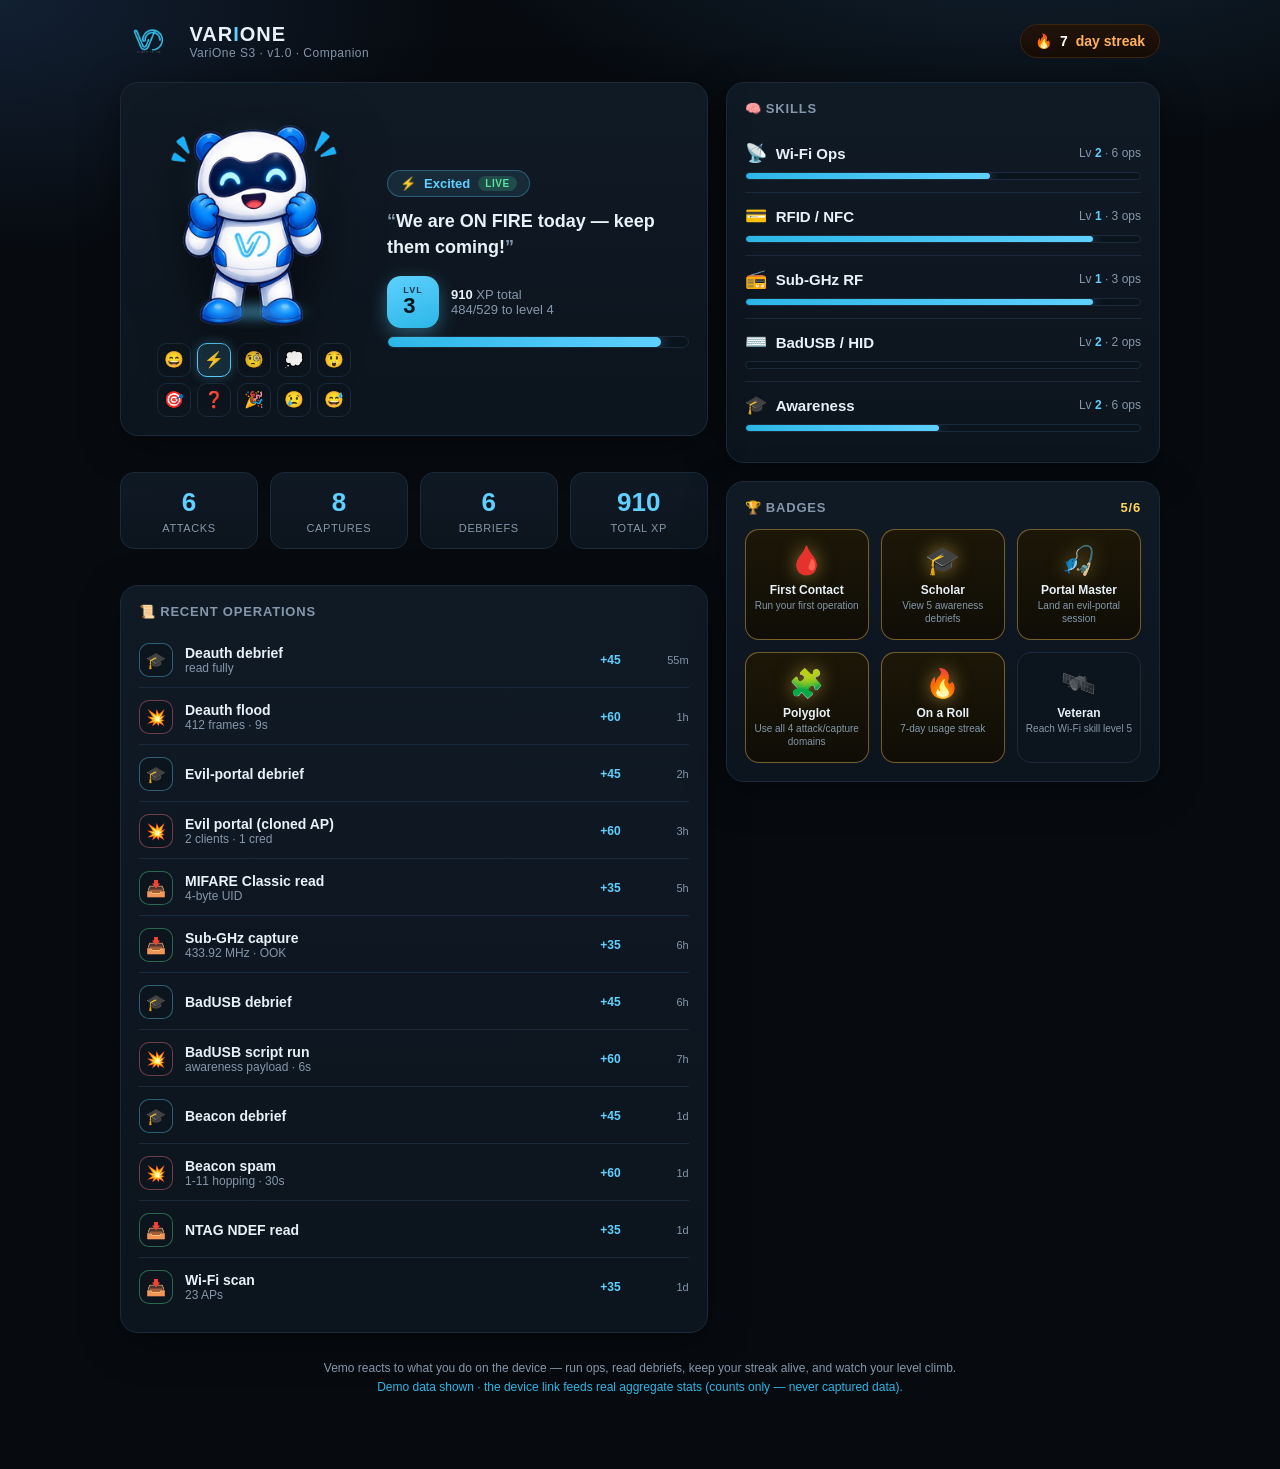
<file: vemo/index.html>
<!DOCTYPE html><!--ahRRYMnNxTOveliz0dG5n--><html lang="en"><head><meta charSet="utf-8"/><meta name="viewport" content="width=device-width, initial-scale=1"/><link rel="preload" as="image" href="/vemo/vemo/logo.png"/><link rel="preload" as="image" href="/vemo/vemo/moods/excited.png"/><link rel="stylesheet" href="/vemo/_next/static/css/559a97f2cf360df7.css" data-precedence="next"/><link rel="preload" as="script" fetchPriority="low" href="/vemo/_next/static/chunks/webpack-e1fc51a0417401c2.js"/><script src="/vemo/_next/static/chunks/4bd1b696-c023c6e3521b1417.js" async=""></script><script src="/vemo/_next/static/chunks/255-ff2aa54aff9f7291.js" async=""></script><script src="/vemo/_next/static/chunks/main-app-71a87562c7416ae0.js" async=""></script><script src="/vemo/_next/static/chunks/app/page-c384c3129f1218ae.js" async=""></script><meta name="theme-color" content="#070b10"/><title>VariOne Companion · Vemo</title><meta name="description" content="Gamified companion for the VariOne awareness device — meet Vemo, level up, and track your operations."/><script src="/vemo/_next/static/chunks/polyfills-42372ed130431b0a.js" noModule=""></script></head><body><div hidden=""><!--$--><!--/$--></div><main class="shell"><header class="topbar"><div class="brand"><img src="/vemo/vemo/logo.png" alt="VariOne" width="92" height="38"/><div><div class="wm">VAR<i>I</i>ONE</div><div class="sub">VariOne S3<!-- --> · <!-- -->v1.0<!-- --> · Companion</div></div></div><div class="streak" title="Best streak: 7 days">🔥 <span class="n">7</span> day streak</div></header><div class="grid"><div class="stack"><div class="card hero"><div class="stage"><div class="vemo-col"><button class="vemo-wrap" title="Tap Vemo to change mood" aria-label="Vemo is Excited. Tap to change mood."><div class="vemo-glow"></div><img class="vemo-art pop" src="/vemo/vemo/moods/excited.png" alt="Vemo — Excited" width="240" height="240"/></button><div class="moodgallery" role="tablist" aria-label="Vemo moods"><button class="mdot " title="Happy" aria-label="Happy" aria-selected="false" role="tab">😄</button><button class="mdot on" title="Excited" aria-label="Excited" aria-selected="true" role="tab">⚡</button><button class="mdot " title="Curious" aria-label="Curious" aria-selected="false" role="tab">🧐</button><button class="mdot " title="Thinking" aria-label="Thinking" aria-selected="false" role="tab">💭</button><button class="mdot " title="Surprised" aria-label="Surprised" aria-selected="false" role="tab">😲</button><button class="mdot " title="Focused" aria-label="Focused" aria-selected="false" role="tab">🎯</button><button class="mdot " title="Confused" aria-label="Confused" aria-selected="false" role="tab">❓</button><button class="mdot " title="Celebrating" aria-label="Celebrating" aria-selected="false" role="tab">🎉</button><button class="mdot " title="Sad" aria-label="Sad" aria-selected="false" role="tab">😢</button><button class="mdot " title="Oops" aria-label="Oops" aria-selected="false" role="tab">😅</button></div></div><div class="info"><span class="moodchip live"><span>⚡</span> <!-- -->Excited<em>live</em></span><p class="speech"><span class="q">“</span>We are ON FIRE today — keep them coming!<span class="q">”</span></p><div class="levelrow"><div class="levelbadge"><span><small>LVL</small><b>3</b></span></div><div class="levelmeta"><div><b>910</b> XP total</div><div>484<!-- -->/<!-- -->529<!-- --> to level <!-- -->4</div></div></div><div class="bar"><span style="width:91%"></span></div></div></div></div><div class="stats"><div class="stat"><div class="v">6</div><div class="l">Attacks</div></div><div class="stat"><div class="v">8</div><div class="l">Captures</div></div><div class="stat"><div class="v">6</div><div class="l">Debriefs</div></div><div class="stat"><div class="v">910</div><div class="l">Total XP</div></div></div><div class="card"><h2>📜 Recent operations</h2><div class="timeline"><div class="row"><div class="dot debrief">🎓</div><div class="meta"><div class="lab">Deauth debrief</div><div class="det">read fully</div></div><div class="xp">+<!-- -->45</div><div class="ago">55m</div></div><div class="row"><div class="dot attack">💥</div><div class="meta"><div class="lab">Deauth flood</div><div class="det">412 frames · 9s</div></div><div class="xp">+<!-- -->60</div><div class="ago">1h</div></div><div class="row"><div class="dot debrief">🎓</div><div class="meta"><div class="lab">Evil-portal debrief</div></div><div class="xp">+<!-- -->45</div><div class="ago">2h</div></div><div class="row"><div class="dot attack">💥</div><div class="meta"><div class="lab">Evil portal (cloned AP)</div><div class="det">2 clients · 1 cred</div></div><div class="xp">+<!-- -->60</div><div class="ago">3h</div></div><div class="row"><div class="dot capture">📥</div><div class="meta"><div class="lab">MIFARE Classic read</div><div class="det">4-byte UID</div></div><div class="xp">+<!-- -->35</div><div class="ago">5h</div></div><div class="row"><div class="dot capture">📥</div><div class="meta"><div class="lab">Sub-GHz capture</div><div class="det">433.92 MHz · OOK</div></div><div class="xp">+<!-- -->35</div><div class="ago">6h</div></div><div class="row"><div class="dot debrief">🎓</div><div class="meta"><div class="lab">BadUSB debrief</div></div><div class="xp">+<!-- -->45</div><div class="ago">6h</div></div><div class="row"><div class="dot attack">💥</div><div class="meta"><div class="lab">BadUSB script run</div><div class="det">awareness payload · 6s</div></div><div class="xp">+<!-- -->60</div><div class="ago">7h</div></div><div class="row"><div class="dot debrief">🎓</div><div class="meta"><div class="lab">Beacon debrief</div></div><div class="xp">+<!-- -->45</div><div class="ago">1d</div></div><div class="row"><div class="dot attack">💥</div><div class="meta"><div class="lab">Beacon spam</div><div class="det">1-11 hopping · 30s</div></div><div class="xp">+<!-- -->60</div><div class="ago">1d</div></div><div class="row"><div class="dot capture">📥</div><div class="meta"><div class="lab">NTAG NDEF read</div></div><div class="xp">+<!-- -->35</div><div class="ago">1d</div></div><div class="row"><div class="dot capture">📥</div><div class="meta"><div class="lab">Wi-Fi scan</div><div class="det">23 APs</div></div><div class="xp">+<!-- -->35</div><div class="ago">1d</div></div></div></div></div><div class="stack"><div class="card"><h2>🧠 Skills</h2><div class="skill"><div class="top"><span class="name"><span class="ic">📡</span>Wi-Fi Ops</span><span class="lv">Lv <b>2</b> · <!-- -->6<!-- --> ops</span></div><div class="bar"><span style="width:62%"></span></div></div><div class="skill"><div class="top"><span class="name"><span class="ic">💳</span>RFID / NFC</span><span class="lv">Lv <b>1</b> · <!-- -->3<!-- --> ops</span></div><div class="bar"><span style="width:88%"></span></div></div><div class="skill"><div class="top"><span class="name"><span class="ic">📻</span>Sub-GHz RF</span><span class="lv">Lv <b>1</b> · <!-- -->3<!-- --> ops</span></div><div class="bar"><span style="width:88%"></span></div></div><div class="skill"><div class="top"><span class="name"><span class="ic">⌨️</span>BadUSB / HID</span><span class="lv">Lv <b>2</b> · <!-- -->2<!-- --> ops</span></div><div class="bar"><span style="width:0%"></span></div></div><div class="skill"><div class="top"><span class="name"><span class="ic">🎓</span>Awareness</span><span class="lv">Lv <b>2</b> · <!-- -->6<!-- --> ops</span></div><div class="bar"><span style="width:49%"></span></div></div></div><div class="card"><h2>🏆 Badges <span style="margin-left:auto;color:var(--gold)">5<!-- -->/<!-- -->6</span></h2><div class="badges"><div class="badge on" title="Run your first operation"><div class="em">🩸</div><div class="bn">First Contact</div><div class="bd">Run your first operation</div></div><div class="badge on" title="View 5 awareness debriefs"><div class="em">🎓</div><div class="bn">Scholar</div><div class="bd">View 5 awareness debriefs</div></div><div class="badge on" title="Land an evil-portal session"><div class="em">🎣</div><div class="bn">Portal Master</div><div class="bd">Land an evil-portal session</div></div><div class="badge on" title="Use all 4 attack/capture domains"><div class="em">🧩</div><div class="bn">Polyglot</div><div class="bd">Use all 4 attack/capture domains</div></div><div class="badge on" title="7-day usage streak"><div class="em">🔥</div><div class="bn">On a Roll</div><div class="bd">7-day usage streak</div></div><div class="badge " title="Reach Wi-Fi skill level 5"><div class="em">🛰️</div><div class="bn">Veteran</div><div class="bd">Reach Wi-Fi skill level 5</div></div></div></div></div></div><p class="foot">Vemo reacts to what you do on the device — run ops, read debriefs, keep your streak alive, and watch your level climb.<br/><span class="seam">Demo data shown · the device link feeds real aggregate stats (counts only — never captured data).</span></p></main><!--$--><!--/$--><script src="/vemo/_next/static/chunks/webpack-e1fc51a0417401c2.js" id="_R_" async=""></script><script>(self.__next_f=self.__next_f||[]).push([0])</script><script>self.__next_f.push([1,"1:\"$Sreact.fragment\"\n2:I[9766,[],\"\"]\n3:I[8924,[],\"\"]\n5:I[4431,[],\"OutletBoundary\"]\n7:I[5278,[],\"AsyncMetadataOutlet\"]\n9:I[4431,[],\"ViewportBoundary\"]\nb:I[4431,[],\"MetadataBoundary\"]\nc:\"$Sreact.suspense\"\ne:I[7150,[],\"\"]\n:HL[\"/vemo/_next/static/css/559a97f2cf360df7.css\",\"style\"]\n"])</script><script>self.__next_f.push([1,"0:{\"P\":null,\"b\":\"ahRRYMnNxTOveliz0dG5n\",\"p\":\"/vemo\",\"c\":[\"\",\"\"],\"i\":false,\"f\":[[[\"\",{\"children\":[\"__PAGE__\",{}]},\"$undefined\",\"$undefined\",true],[\"\",[\"$\",\"$1\",\"c\",{\"children\":[[[\"$\",\"link\",\"0\",{\"rel\":\"stylesheet\",\"href\":\"/vemo/_next/static/css/559a97f2cf360df7.css\",\"precedence\":\"next\",\"crossOrigin\":\"$undefined\",\"nonce\":\"$undefined\"}]],[\"$\",\"html\",null,{\"lang\":\"en\",\"children\":[\"$\",\"body\",null,{\"children\":[\"$\",\"$L2\",null,{\"parallelRouterKey\":\"children\",\"error\":\"$undefined\",\"errorStyles\":\"$undefined\",\"errorScripts\":\"$undefined\",\"template\":[\"$\",\"$L3\",null,{}],\"templateStyles\":\"$undefined\",\"templateScripts\":\"$undefined\",\"notFound\":[[[\"$\",\"title\",null,{\"children\":\"404: This page could not be found.\"}],[\"$\",\"div\",null,{\"style\":{\"fontFamily\":\"system-ui,\\\"Segoe UI\\\",Roboto,Helvetica,Arial,sans-serif,\\\"Apple Color Emoji\\\",\\\"Segoe UI Emoji\\\"\",\"height\":\"100vh\",\"textAlign\":\"center\",\"display\":\"flex\",\"flexDirection\":\"column\",\"alignItems\":\"center\",\"justifyContent\":\"center\"},\"children\":[\"$\",\"div\",null,{\"children\":[[\"$\",\"style\",null,{\"dangerouslySetInnerHTML\":{\"__html\":\"body{color:#000;background:#fff;margin:0}.next-error-h1{border-right:1px solid rgba(0,0,0,.3)}@media (prefers-color-scheme:dark){body{color:#fff;background:#000}.next-error-h1{border-right:1px solid rgba(255,255,255,.3)}}\"}}],[\"$\",\"h1\",null,{\"className\":\"next-error-h1\",\"style\":{\"display\":\"inline-block\",\"margin\":\"0 20px 0 0\",\"padding\":\"0 23px 0 0\",\"fontSize\":24,\"fontWeight\":500,\"verticalAlign\":\"top\",\"lineHeight\":\"49px\"},\"children\":404}],[\"$\",\"div\",null,{\"style\":{\"display\":\"inline-block\"},\"children\":[\"$\",\"h2\",null,{\"style\":{\"fontSize\":14,\"fontWeight\":400,\"lineHeight\":\"49px\",\"margin\":0},\"children\":\"This page could not be found.\"}]}]]}]}]],[]],\"forbidden\":\"$undefined\",\"unauthorized\":\"$undefined\"}]}]}]]}],{\"children\":[\"__PAGE__\",[\"$\",\"$1\",\"c\",{\"children\":[\"$L4\",null,[\"$\",\"$L5\",null,{\"children\":[\"$L6\",[\"$\",\"$L7\",null,{\"promise\":\"$@8\"}]]}]]}],{},null,false]},null,false],[\"$\",\"$1\",\"h\",{\"children\":[null,[[\"$\",\"$L9\",null,{\"children\":\"$La\"}],null],[\"$\",\"$Lb\",null,{\"children\":[\"$\",\"div\",null,{\"hidden\":true,\"children\":[\"$\",\"$c\",null,{\"fallback\":null,\"children\":\"$Ld\"}]}]}]]}],false]],\"m\":\"$undefined\",\"G\":[\"$e\",[]],\"s\":false,\"S\":true}\n"])</script><script>self.__next_f.push([1,"f:I[5302,[\"974\",\"static/chunks/app/page-c384c3129f1218ae.js\"],\"default\"]\n"])</script><script>self.__next_f.push([1,"4:[\"$\",\"main\",null,{\"className\":\"shell\",\"children\":[[\"$\",\"header\",null,{\"className\":\"topbar\",\"children\":[[\"$\",\"div\",null,{\"className\":\"brand\",\"children\":[[\"$\",\"img\",null,{\"src\":\"/vemo/vemo/logo.png\",\"alt\":\"VariOne\",\"width\":92,\"height\":38}],[\"$\",\"div\",null,{\"children\":[[\"$\",\"div\",null,{\"className\":\"wm\",\"children\":[\"VAR\",[\"$\",\"i\",null,{\"children\":\"I\"}],\"ONE\"]}],[\"$\",\"div\",null,{\"className\":\"sub\",\"children\":[\"VariOne S3\",\" · \",\"v1.0\",\" · Companion\"]}]]}]]}],[\"$\",\"div\",null,{\"className\":\"streak\",\"title\":\"Best streak: 7 days\",\"children\":[\"🔥 \",[\"$\",\"span\",null,{\"className\":\"n\",\"children\":7}],\" day streak\"]}]]}],[\"$\",\"div\",null,{\"className\":\"grid\",\"children\":[[\"$\",\"div\",null,{\"className\":\"stack\",\"children\":[[\"$\",\"$Lf\",null,{\"p\":{\"deviceName\":\"VariOne S3\",\"firmware\":\"v1.0\",\"totalXp\":910,\"level\":3,\"xpInLevel\":484,\"xpForLevel\":529,\"mood\":{\"mood\":\"excited\",\"art\":\"/vemo/moods/excited.png\",\"emoji\":\"⚡\",\"title\":\"Excited\",\"line\":\"We are ON FIRE today — keep them coming!\"},\"skills\":[{\"category\":\"wifi\",\"name\":\"Wi-Fi Ops\",\"icon\":\"📡\",\"level\":2,\"xp\":310,\"xpInLevel\":190,\"xpForLevel\":306,\"count\":6},{\"category\":\"rfid\",\"name\":\"RFID / NFC\",\"icon\":\"💳\",\"level\":1,\"xp\":105,\"xpInLevel\":105,\"xpForLevel\":120,\"count\":3},{\"category\":\"rf\",\"name\":\"Sub-GHz RF\",\"icon\":\"📻\",\"level\":1,\"xp\":105,\"xpInLevel\":105,\"xpForLevel\":120,\"count\":3},{\"category\":\"badusb\",\"name\":\"BadUSB / HID\",\"icon\":\"⌨️\",\"level\":2,\"xp\":120,\"xpInLevel\":0,\"xpForLevel\":306,\"count\":2},{\"category\":\"awareness\",\"name\":\"Awareness\",\"icon\":\"🎓\",\"level\":2,\"xp\":270,\"xpInLevel\":150,\"xpForLevel\":306,\"count\":6}],\"badges\":[{\"id\":\"first-blood\",\"name\":\"First Contact\",\"desc\":\"Run your first operation\",\"icon\":\"🩸\",\"earned\":true},{\"id\":\"scholar\",\"name\":\"Scholar\",\"desc\":\"View 5 awareness debriefs\",\"icon\":\"🎓\",\"earned\":true},{\"id\":\"portal-master\",\"name\":\"Portal Master\",\"desc\":\"Land an evil-portal session\",\"icon\":\"🎣\",\"earned\":true},{\"id\":\"polyglot\",\"name\":\"Polyglot\",\"desc\":\"Use all 4 attack/capture domains\",\"icon\":\"🧩\",\"earned\":true},{\"id\":\"streak-7\",\"name\":\"On a Roll\",\"desc\":\"7-day usage streak\",\"icon\":\"🔥\",\"earned\":true},{\"id\":\"veteran\",\"name\":\"Veteran\",\"desc\":\"Reach Wi-Fi skill level 5\",\"icon\":\"🛰️\",\"earned\":false}],\"streakDays\":7,\"bestStreak\":7,\"counts\":{\"attack\":6,\"capture\":8,\"debrief\":6,\"session\":0},\"recent\":[{\"id\":\"e1\",\"kind\":\"debrief\",\"category\":\"awareness\",\"label\":\"Deauth debrief\",\"ts\":1781786898677,\"detail\":\"read fully\"},{\"id\":\"e0\",\"kind\":\"attack\",\"category\":\"wifi\",\"label\":\"Deauth flood\",\"ts\":1781786598677,\"detail\":\"412 frames · 9s\"},{\"id\":\"e3\",\"kind\":\"debrief\",\"category\":\"awareness\",\"label\":\"Evil-portal debrief\",\"ts\":1781779638677,\"detail\":\"$undefined\"},{\"id\":\"e2\",\"kind\":\"attack\",\"category\":\"wifi\",\"label\":\"Evil portal (cloned AP)\",\"ts\":1781779398677,\"detail\":\"2 clients · 1 cred\"},{\"id\":\"e4\",\"kind\":\"capture\",\"category\":\"rfid\",\"label\":\"MIFARE Classic read\",\"ts\":1781772198677,\"detail\":\"4-byte UID\"},{\"id\":\"e5\",\"kind\":\"capture\",\"category\":\"rf\",\"label\":\"Sub-GHz capture\",\"ts\":1781768598677,\"detail\":\"433.92 MHz · OOK\"},{\"id\":\"e7\",\"kind\":\"debrief\",\"category\":\"awareness\",\"label\":\"BadUSB debrief\",\"ts\":1781765178677,\"detail\":\"$undefined\"},{\"id\":\"e6\",\"kind\":\"attack\",\"category\":\"badusb\",\"label\":\"BadUSB script run\",\"ts\":1781764998677,\"detail\":\"awareness payload · 6s\"},{\"id\":\"e11\",\"kind\":\"debrief\",\"category\":\"awareness\",\"label\":\"Beacon debrief\",\"ts\":1781696658677,\"detail\":\"$undefined\"},{\"id\":\"e8\",\"kind\":\"attack\",\"category\":\"wifi\",\"label\":\"Beacon spam\",\"ts\":1781696598677,\"detail\":\"1-11 hopping · 30s\"},{\"id\":\"e9\",\"kind\":\"capture\",\"category\":\"rfid\",\"label\":\"NTAG NDEF read\",\"ts\":1781689398677,\"detail\":\"$undefined\"},{\"id\":\"e10\",\"kind\":\"capture\",\"category\":\"wifi\",\"label\":\"Wi-Fi scan\",\"ts\":1781685798677,\"detail\":\"23 APs\"}]}}],[\"$\",\"div\",null,{\"className\":\"stats\",\"children\":[[\"$\",\"div\",null,{\"className\":\"stat\",\"children\":[[\"$\",\"div\",null,{\"className\":\"v\",\"children\":6}],[\"$\",\"div\",null,{\"className\":\"l\",\"children\":\"Attacks\"}]]}],[\"$\",\"div\",null,{\"className\":\"stat\",\"children\":[[\"$\",\"div\",null,{\"className\":\"v\",\"children\":8}],[\"$\",\"div\",null,{\"className\":\"l\",\"children\":\"Captures\"}]]}],[\"$\",\"div\",null,{\"className\":\"stat\",\"children\":[[\"$\",\"div\",null,{\"className\":\"v\",\"children\":6}],[\"$\",\"div\",null,{\"className\":\"l\",\"children\":\"Debriefs\"}]]}],[\"$\",\"div\",null,{\"className\":\"stat\",\"children\":[[\"$\",\"div\",null,{\"className\":\"v\",\"children\":\"910\"}],[\"$\",\"div\",null,{\"className\":\"l\",\"children\":\"Total XP\"}]]}]]}],[\"$\",\"div\",null,{\"className\":\"card\",\"children\":[[\"$\",\"h2\",null,{\"children\":\"📜 Recent operations\"}],[\"$\",\"div\",null,{\"className\":\"timeline\",\"children\":[[\"$\",\"div\",\"e1\",{\"className\":\"row\",\"children\":[[\"$\",\"div\",null,{\"className\":\"dot debrief\",\"children\":\"🎓\"}],[\"$\",\"div\",null,{\"className\":\"meta\",\"children\":[[\"$\",\"div\",null,{\"className\":\"lab\",\"children\":\"Deauth debrief\"}],[\"$\",\"div\",null,{\"className\":\"det\",\"children\":\"read fully\"}]]}],[\"$\",\"div\",null,{\"className\":\"xp\",\"children\":[\"+\",45]}],[\"$\",\"div\",null,{\"className\":\"ago\",\"children\":\"55m\"}]]}],[\"$\",\"div\",\"e0\",{\"className\":\"row\",\"children\":[[\"$\",\"div\",null,{\"className\":\"dot attack\",\"children\":\"💥\"}],[\"$\",\"div\",null,{\"className\":\"meta\",\"children\":[[\"$\",\"div\",null,{\"className\":\"lab\",\"children\":\"Deauth flood\"}],[\"$\",\"div\",null,{\"className\":\"det\",\"children\":\"412 frames · 9s\"}]]}],[\"$\",\"div\",null,{\"className\":\"xp\",\"children\":[\"+\",60]}],[\"$\",\"div\",null,{\"className\":\"ago\",\"children\":\"1h\"}]]}],[\"$\",\"div\",\"e3\",{\"className\":\"row\",\"children\":[\"$L10\",\"$L11\",\"$L12\",\"$L13\"]}],\"$L14\",\"$L15\",\"$L16\",\"$L17\",\"$L18\",\"$L19\",\"$L1a\",\"$L1b\",\"$L1c\"]}]]}]]}],\"$L1d\"]}],\"$L1e\"]}]\n"])</script><script>self.__next_f.push([1,"10:[\"$\",\"div\",null,{\"className\":\"dot debrief\",\"children\":\"🎓\"}]\n11:[\"$\",\"div\",null,{\"className\":\"meta\",\"children\":[[\"$\",\"div\",null,{\"className\":\"lab\",\"children\":\"Evil-portal debrief\"}],\"$undefined\"]}]\n12:[\"$\",\"div\",null,{\"className\":\"xp\",\"children\":[\"+\",45]}]\n13:[\"$\",\"div\",null,{\"className\":\"ago\",\"children\":\"2h\"}]\n14:[\"$\",\"div\",\"e2\",{\"className\":\"row\",\"children\":[[\"$\",\"div\",null,{\"className\":\"dot attack\",\"children\":\"💥\"}],[\"$\",\"div\",null,{\"className\":\"meta\",\"children\":[[\"$\",\"div\",null,{\"className\":\"lab\",\"children\":\"Evil portal (cloned AP)\"}],[\"$\",\"div\",null,{\"className\":\"det\",\"children\":\"2 clients · 1 cred\"}]]}],[\"$\",\"div\",null,{\"className\":\"xp\",\"children\":[\"+\",60]}],[\"$\",\"div\",null,{\"className\":\"ago\",\"children\":\"3h\"}]]}]\n15:[\"$\",\"div\",\"e4\",{\"className\":\"row\",\"children\":[[\"$\",\"div\",null,{\"className\":\"dot capture\",\"children\":\"📥\"}],[\"$\",\"div\",null,{\"className\":\"meta\",\"children\":[[\"$\",\"div\",null,{\"className\":\"lab\",\"children\":\"MIFARE Classic read\"}],[\"$\",\"div\",null,{\"className\":\"det\",\"children\":\"4-byte UID\"}]]}],[\"$\",\"div\",null,{\"className\":\"xp\",\"children\":[\"+\",35]}],[\"$\",\"div\",null,{\"className\":\"ago\",\"children\":\"5h\"}]]}]\n16:[\"$\",\"div\",\"e5\",{\"className\":\"row\",\"children\":[[\"$\",\"div\",null,{\"className\":\"dot capture\",\"children\":\"📥\"}],[\"$\",\"div\",null,{\"className\":\"meta\",\"children\":[[\"$\",\"div\",null,{\"className\":\"lab\",\"children\":\"Sub-GHz capture\"}],[\"$\",\"div\",null,{\"className\":\"det\",\"children\":\"433.92 MHz · OOK\"}]]}],[\"$\",\"div\",null,{\"className\":\"xp\",\"children\":[\"+\",35]}],[\"$\",\"div\",null,{\"className\":\"ago\",\"children\":\"6h\"}]]}]\n17:[\"$\",\"div\",\"e7\",{\"className\":\"row\",\"children\":[[\"$\",\"div\",null,{\"className\":\"dot debrief\",\"children\":\"🎓\"}],[\"$\",\"div\",null,{\"className\":\"meta\",\"children\":[[\"$\",\"div\",null,{\"className\":\"lab\",\"children\":\"BadUSB debrief\"}],\"$undefined\"]}],[\"$\",\"div\",null,{\"className\":\"xp\",\"children\":[\"+\",45]}],[\"$\",\"div\",null,{\"className\":\"ago\",\"children\":\"6h\"}]]}]\n18:[\"$\",\"div\",\"e6\",{\"className\":\"row\",\"children\":[[\"$\",\"div\",null,{\"className\":\"dot attack\",\"children\":\"💥\"}],[\"$\",\"div\",null,{\"className\""])</script><script>self.__next_f.push([1,":\"meta\",\"children\":[[\"$\",\"div\",null,{\"className\":\"lab\",\"children\":\"BadUSB script run\"}],[\"$\",\"div\",null,{\"className\":\"det\",\"children\":\"awareness payload · 6s\"}]]}],[\"$\",\"div\",null,{\"className\":\"xp\",\"children\":[\"+\",60]}],[\"$\",\"div\",null,{\"className\":\"ago\",\"children\":\"7h\"}]]}]\n19:[\"$\",\"div\",\"e11\",{\"className\":\"row\",\"children\":[[\"$\",\"div\",null,{\"className\":\"dot debrief\",\"children\":\"🎓\"}],[\"$\",\"div\",null,{\"className\":\"meta\",\"children\":[[\"$\",\"div\",null,{\"className\":\"lab\",\"children\":\"Beacon debrief\"}],\"$undefined\"]}],[\"$\",\"div\",null,{\"className\":\"xp\",\"children\":[\"+\",45]}],[\"$\",\"div\",null,{\"className\":\"ago\",\"children\":\"1d\"}]]}]\n1a:[\"$\",\"div\",\"e8\",{\"className\":\"row\",\"children\":[[\"$\",\"div\",null,{\"className\":\"dot attack\",\"children\":\"💥\"}],[\"$\",\"div\",null,{\"className\":\"meta\",\"children\":[[\"$\",\"div\",null,{\"className\":\"lab\",\"children\":\"Beacon spam\"}],[\"$\",\"div\",null,{\"className\":\"det\",\"children\":\"1-11 hopping · 30s\"}]]}],[\"$\",\"div\",null,{\"className\":\"xp\",\"children\":[\"+\",60]}],[\"$\",\"div\",null,{\"className\":\"ago\",\"children\":\"1d\"}]]}]\n1b:[\"$\",\"div\",\"e9\",{\"className\":\"row\",\"children\":[[\"$\",\"div\",null,{\"className\":\"dot capture\",\"children\":\"📥\"}],[\"$\",\"div\",null,{\"className\":\"meta\",\"children\":[[\"$\",\"div\",null,{\"className\":\"lab\",\"children\":\"NTAG NDEF read\"}],\"$undefined\"]}],[\"$\",\"div\",null,{\"className\":\"xp\",\"children\":[\"+\",35]}],[\"$\",\"div\",null,{\"className\":\"ago\",\"children\":\"1d\"}]]}]\n1c:[\"$\",\"div\",\"e10\",{\"className\":\"row\",\"children\":[[\"$\",\"div\",null,{\"className\":\"dot capture\",\"children\":\"📥\"}],[\"$\",\"div\",null,{\"className\":\"meta\",\"children\":[[\"$\",\"div\",null,{\"className\":\"lab\",\"children\":\"Wi-Fi scan\"}],[\"$\",\"div\",null,{\"className\":\"det\",\"children\":\"23 APs\"}]]}],[\"$\",\"div\",null,{\"className\":\"xp\",\"children\":[\"+\",35]}],[\"$\",\"div\",null,{\"className\":\"ago\",\"children\":\"1d\"}]]}]\n"])</script><script>self.__next_f.push([1,"1d:[\"$\",\"div\",null,{\"className\":\"stack\",\"children\":[[\"$\",\"div\",null,{\"className\":\"card\",\"children\":[[\"$\",\"h2\",null,{\"children\":\"🧠 Skills\"}],[[\"$\",\"div\",\"wifi\",{\"className\":\"skill\",\"children\":[[\"$\",\"div\",null,{\"className\":\"top\",\"children\":[[\"$\",\"span\",null,{\"className\":\"name\",\"children\":[[\"$\",\"span\",null,{\"className\":\"ic\",\"children\":\"📡\"}],\"Wi-Fi Ops\"]}],[\"$\",\"span\",null,{\"className\":\"lv\",\"children\":[\"Lv \",[\"$\",\"b\",null,{\"children\":2}],\" · \",6,\" ops\"]}]]}],[\"$\",\"div\",null,{\"className\":\"bar\",\"children\":[\"$\",\"span\",null,{\"style\":{\"width\":\"62%\"}}]}]]}],[\"$\",\"div\",\"rfid\",{\"className\":\"skill\",\"children\":[[\"$\",\"div\",null,{\"className\":\"top\",\"children\":[[\"$\",\"span\",null,{\"className\":\"name\",\"children\":[[\"$\",\"span\",null,{\"className\":\"ic\",\"children\":\"💳\"}],\"RFID / NFC\"]}],[\"$\",\"span\",null,{\"className\":\"lv\",\"children\":[\"Lv \",[\"$\",\"b\",null,{\"children\":1}],\" · \",3,\" ops\"]}]]}],[\"$\",\"div\",null,{\"className\":\"bar\",\"children\":[\"$\",\"span\",null,{\"style\":{\"width\":\"88%\"}}]}]]}],[\"$\",\"div\",\"rf\",{\"className\":\"skill\",\"children\":[[\"$\",\"div\",null,{\"className\":\"top\",\"children\":[[\"$\",\"span\",null,{\"className\":\"name\",\"children\":[[\"$\",\"span\",null,{\"className\":\"ic\",\"children\":\"📻\"}],\"Sub-GHz RF\"]}],[\"$\",\"span\",null,{\"className\":\"lv\",\"children\":[\"Lv \",[\"$\",\"b\",null,{\"children\":1}],\" · \",3,\" ops\"]}]]}],[\"$\",\"div\",null,{\"className\":\"bar\",\"children\":[\"$\",\"span\",null,{\"style\":{\"width\":\"88%\"}}]}]]}],[\"$\",\"div\",\"badusb\",{\"className\":\"skill\",\"children\":[[\"$\",\"div\",null,{\"className\":\"top\",\"children\":[[\"$\",\"span\",null,{\"className\":\"name\",\"children\":[[\"$\",\"span\",null,{\"className\":\"ic\",\"children\":\"⌨️\"}],\"BadUSB / HID\"]}],[\"$\",\"span\",null,{\"className\":\"lv\",\"children\":[\"Lv \",[\"$\",\"b\",null,{\"children\":2}],\" · \",2,\" ops\"]}]]}],[\"$\",\"div\",null,{\"className\":\"bar\",\"children\":[\"$\",\"span\",null,{\"style\":{\"width\":\"0%\"}}]}]]}],[\"$\",\"div\",\"awareness\",{\"className\":\"skill\",\"children\":[[\"$\",\"div\",null,{\"className\":\"top\",\"children\":[[\"$\",\"span\",null,{\"className\":\"name\",\"children\":[[\"$\",\"span\",null,{\"className\":\"ic\",\"children\":\"🎓\"}],\"Awareness\"]}],[\"$\",\"span\",null,{\"className\":\"lv\",\"children\":[\"Lv \",[\"$\",\"b\",null,{\"children\":2}],\" · \",6,\" ops\"]}]]}],[\"$\",\"div\",null,{\"className\":\"bar\",\"children\":[\"$\",\"span\",null,{\"style\":{\"width\":\"49%\"}}]}]]}]]]}],[\"$\",\"div\",null,{\"className\":\"card\",\"children\":[[\"$\",\"h2\",null,{\"children\":[\"🏆 Badges \",[\"$\",\"span\",null,{\"style\":{\"marginLeft\":\"auto\",\"color\":\"var(--gold)\"},\"children\":[5,\"/\",6]}]]}],[\"$\",\"div\",null,{\"className\":\"badges\",\"children\":[[\"$\",\"div\",\"first-blood\",{\"className\":\"badge on\",\"title\":\"Run your first operation\",\"children\":[[\"$\",\"div\",null,{\"className\":\"em\",\"children\":\"🩸\"}],[\"$\",\"div\",null,{\"className\":\"bn\",\"children\":\"First Contact\"}],[\"$\",\"div\",null,{\"className\":\"bd\",\"children\":\"Run your first operation\"}]]}],[\"$\",\"div\",\"scholar\",{\"className\":\"badge on\",\"title\":\"View 5 awareness debriefs\",\"children\":[[\"$\",\"div\",null,{\"className\":\"em\",\"children\":\"🎓\"}],[\"$\",\"div\",null,{\"className\":\"bn\",\"children\":\"Scholar\"}],[\"$\",\"div\",null,{\"className\":\"bd\",\"children\":\"View 5 awareness debriefs\"}]]}],[\"$\",\"div\",\"portal-master\",{\"className\":\"badge on\",\"title\":\"Land an evil-portal session\",\"children\":[[\"$\",\"div\",null,{\"className\":\"em\",\"children\":\"🎣\"}],[\"$\",\"div\",null,{\"className\":\"bn\",\"children\":\"Portal Master\"}],[\"$\",\"div\",null,{\"className\":\"bd\",\"children\":\"Land an evil-portal session\"}]]}],[\"$\",\"div\",\"polyglot\",{\"className\":\"badge on\",\"title\":\"Use all 4 attack/capture domains\",\"children\":[[\"$\",\"div\",null,{\"className\":\"em\",\"children\":\"🧩\"}],[\"$\",\"div\",null,{\"className\":\"bn\",\"children\":\"Polyglot\"}],[\"$\",\"div\",null,{\"className\":\"bd\",\"children\":\"Use all 4 attack/capture domains\"}]]}],[\"$\",\"div\",\"streak-7\",{\"className\":\"badge on\",\"title\":\"7-day usage streak\",\"children\":[[\"$\",\"div\",null,{\"className\":\"em\",\"children\":\"🔥\"}],[\"$\",\"div\",null,{\"className\":\"bn\",\"children\":\"On a Roll\"}],[\"$\",\"div\",null,{\"className\":\"bd\",\"children\":\"7-day usage streak\"}]]}],[\"$\",\"div\",\"veteran\",{\"className\":\"badge \",\"title\":\"Reach Wi-Fi skill level 5\",\"children\":[[\"$\",\"div\",null,{\"className\":\"em\",\"children\":\"🛰️\"}],[\"$\",\"div\",null,{\"className\":\"bn\",\"children\":\"Veteran\"}],[\"$\",\"div\",null,{\"className\":\"bd\",\"children\":\"Reach Wi-Fi skill level 5\"}]]}]]}]]}]]}]\n"])</script><script>self.__next_f.push([1,"1e:[\"$\",\"p\",null,{\"className\":\"foot\",\"children\":[\"Vemo reacts to what you do on the device — run ops, read debriefs, keep your streak alive, and watch your level climb.\",[\"$\",\"br\",null,{}],[\"$\",\"span\",null,{\"className\":\"seam\",\"children\":\"Demo data shown · the device link feeds real aggregate stats (counts only — never captured data).\"}]]}]\n"])</script><script>self.__next_f.push([1,"a:[[\"$\",\"meta\",\"0\",{\"charSet\":\"utf-8\"}],[\"$\",\"meta\",\"1\",{\"name\":\"viewport\",\"content\":\"width=device-width, initial-scale=1\"}],[\"$\",\"meta\",\"2\",{\"name\":\"theme-color\",\"content\":\"#070b10\"}]]\n6:null\n"])</script><script>self.__next_f.push([1,"8:{\"metadata\":[[\"$\",\"title\",\"0\",{\"children\":\"VariOne Companion · Vemo\"}],[\"$\",\"meta\",\"1\",{\"name\":\"description\",\"content\":\"Gamified companion for the VariOne awareness device — meet Vemo, level up, and track your operations.\"}]],\"error\":null,\"digest\":\"$undefined\"}\n"])</script><script>self.__next_f.push([1,"d:\"$8:metadata\"\n"])</script><style>.brand{cursor:pointer}</style><script>document.addEventListener('click',function(e){var t=e.target;var b=t&&t.closest?t.closest('.brand'):null;if(b){e.preventDefault();e.stopPropagation();window.location.href='/';}},true);</script></body></html>
</file>
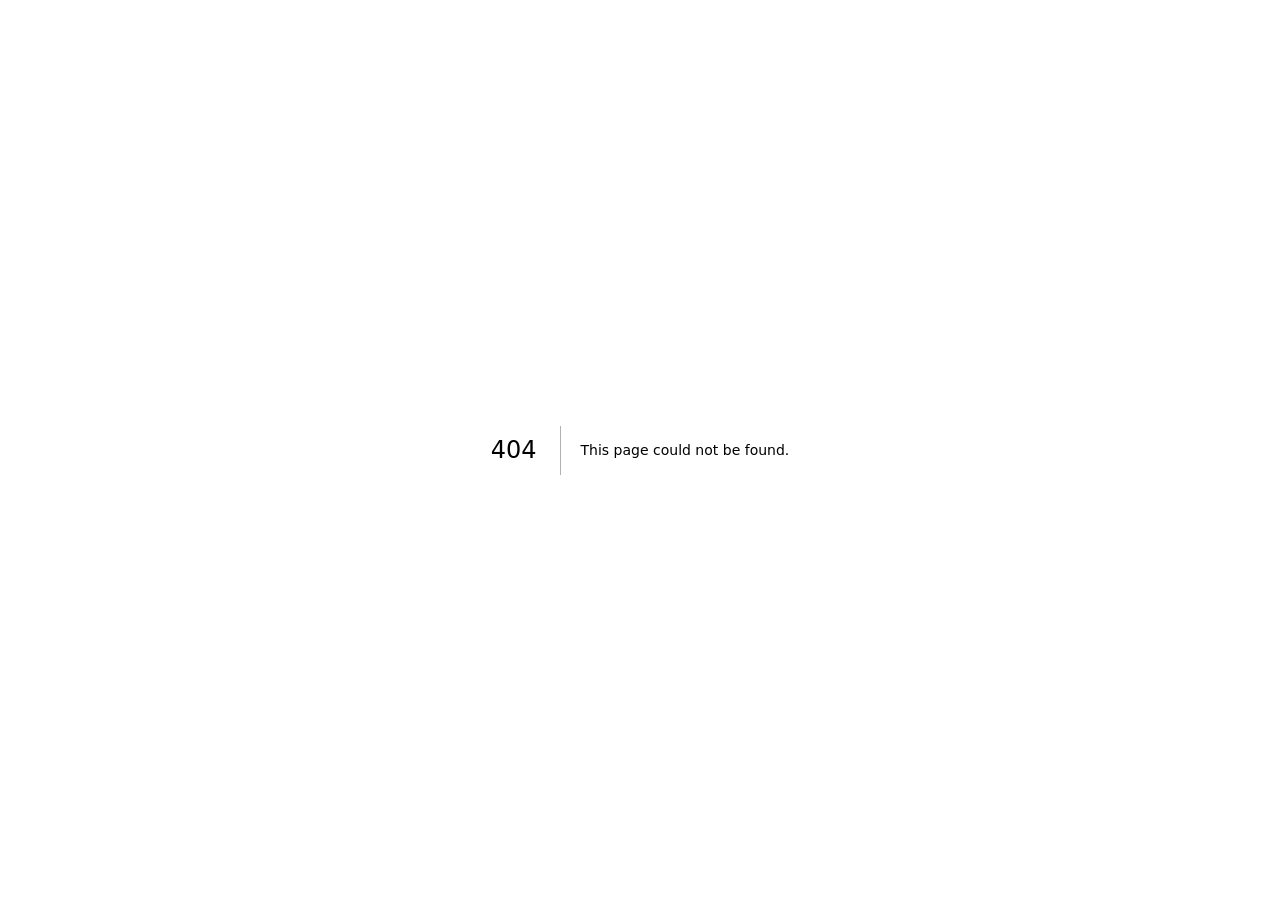
<file: vemo/404/index.html>
<!DOCTYPE html><!--ahRRYMnNxTOveliz0dG5n--><html lang="en"><head><meta charSet="utf-8"/><meta name="viewport" content="width=device-width, initial-scale=1"/><link rel="stylesheet" href="/vemo/_next/static/css/559a97f2cf360df7.css" data-precedence="next"/><link rel="preload" as="script" fetchPriority="low" href="/vemo/_next/static/chunks/webpack-e1fc51a0417401c2.js"/><script src="/vemo/_next/static/chunks/4bd1b696-c023c6e3521b1417.js" async=""></script><script src="/vemo/_next/static/chunks/255-ff2aa54aff9f7291.js" async=""></script><script src="/vemo/_next/static/chunks/main-app-71a87562c7416ae0.js" async=""></script><meta name="robots" content="noindex"/><title>404: This page could not be found.</title><meta name="theme-color" content="#070b10"/><title>VariOne Companion · Vemo</title><meta name="description" content="Gamified companion for the VariOne awareness device — meet Vemo, level up, and track your operations."/><script src="/vemo/_next/static/chunks/polyfills-42372ed130431b0a.js" noModule=""></script></head><body><div hidden=""><!--$--><!--/$--></div><div style="font-family:system-ui,&quot;Segoe UI&quot;,Roboto,Helvetica,Arial,sans-serif,&quot;Apple Color Emoji&quot;,&quot;Segoe UI Emoji&quot;;height:100vh;text-align:center;display:flex;flex-direction:column;align-items:center;justify-content:center"><div><style>body{color:#000;background:#fff;margin:0}.next-error-h1{border-right:1px solid rgba(0,0,0,.3)}@media (prefers-color-scheme:dark){body{color:#fff;background:#000}.next-error-h1{border-right:1px solid rgba(255,255,255,.3)}}</style><h1 class="next-error-h1" style="display:inline-block;margin:0 20px 0 0;padding:0 23px 0 0;font-size:24px;font-weight:500;vertical-align:top;line-height:49px">404</h1><div style="display:inline-block"><h2 style="font-size:14px;font-weight:400;line-height:49px;margin:0">This page could not be found.</h2></div></div></div><!--$--><!--/$--><script src="/vemo/_next/static/chunks/webpack-e1fc51a0417401c2.js" id="_R_" async=""></script><script>(self.__next_f=self.__next_f||[]).push([0])</script><script>self.__next_f.push([1,"1:\"$Sreact.fragment\"\n2:I[9766,[],\"\"]\n3:I[8924,[],\"\"]\n4:I[4431,[],\"OutletBoundary\"]\n6:I[5278,[],\"AsyncMetadataOutlet\"]\n8:I[4431,[],\"ViewportBoundary\"]\na:I[4431,[],\"MetadataBoundary\"]\nb:\"$Sreact.suspense\"\nd:I[7150,[],\"\"]\n:HL[\"/vemo/_next/static/css/559a97f2cf360df7.css\",\"style\"]\n"])</script><script>self.__next_f.push([1,"0:{\"P\":null,\"b\":\"ahRRYMnNxTOveliz0dG5n\",\"p\":\"/vemo\",\"c\":[\"\",\"_not-found\",\"\"],\"i\":false,\"f\":[[[\"\",{\"children\":[\"/_not-found\",{\"children\":[\"__PAGE__\",{}]}]},\"$undefined\",\"$undefined\",true],[\"\",[\"$\",\"$1\",\"c\",{\"children\":[[[\"$\",\"link\",\"0\",{\"rel\":\"stylesheet\",\"href\":\"/vemo/_next/static/css/559a97f2cf360df7.css\",\"precedence\":\"next\",\"crossOrigin\":\"$undefined\",\"nonce\":\"$undefined\"}]],[\"$\",\"html\",null,{\"lang\":\"en\",\"children\":[\"$\",\"body\",null,{\"children\":[\"$\",\"$L2\",null,{\"parallelRouterKey\":\"children\",\"error\":\"$undefined\",\"errorStyles\":\"$undefined\",\"errorScripts\":\"$undefined\",\"template\":[\"$\",\"$L3\",null,{}],\"templateStyles\":\"$undefined\",\"templateScripts\":\"$undefined\",\"notFound\":\"$undefined\",\"forbidden\":\"$undefined\",\"unauthorized\":\"$undefined\"}]}]}]]}],{\"children\":[\"/_not-found\",[\"$\",\"$1\",\"c\",{\"children\":[null,[\"$\",\"$L2\",null,{\"parallelRouterKey\":\"children\",\"error\":\"$undefined\",\"errorStyles\":\"$undefined\",\"errorScripts\":\"$undefined\",\"template\":[\"$\",\"$L3\",null,{}],\"templateStyles\":\"$undefined\",\"templateScripts\":\"$undefined\",\"notFound\":\"$undefined\",\"forbidden\":\"$undefined\",\"unauthorized\":\"$undefined\"}]]}],{\"children\":[\"__PAGE__\",[\"$\",\"$1\",\"c\",{\"children\":[[[\"$\",\"title\",null,{\"children\":\"404: This page could not be found.\"}],[\"$\",\"div\",null,{\"style\":{\"fontFamily\":\"system-ui,\\\"Segoe UI\\\",Roboto,Helvetica,Arial,sans-serif,\\\"Apple Color Emoji\\\",\\\"Segoe UI Emoji\\\"\",\"height\":\"100vh\",\"textAlign\":\"center\",\"display\":\"flex\",\"flexDirection\":\"column\",\"alignItems\":\"center\",\"justifyContent\":\"center\"},\"children\":[\"$\",\"div\",null,{\"children\":[[\"$\",\"style\",null,{\"dangerouslySetInnerHTML\":{\"__html\":\"body{color:#000;background:#fff;margin:0}.next-error-h1{border-right:1px solid rgba(0,0,0,.3)}@media (prefers-color-scheme:dark){body{color:#fff;background:#000}.next-error-h1{border-right:1px solid rgba(255,255,255,.3)}}\"}}],[\"$\",\"h1\",null,{\"className\":\"next-error-h1\",\"style\":{\"display\":\"inline-block\",\"margin\":\"0 20px 0 0\",\"padding\":\"0 23px 0 0\",\"fontSize\":24,\"fontWeight\":500,\"verticalAlign\":\"top\",\"lineHeight\":\"49px\"},\"children\":404}],[\"$\",\"div\",null,{\"style\":{\"display\":\"inline-block\"},\"children\":[\"$\",\"h2\",null,{\"style\":{\"fontSize\":14,\"fontWeight\":400,\"lineHeight\":\"49px\",\"margin\":0},\"children\":\"This page could not be found.\"}]}]]}]}]],null,[\"$\",\"$L4\",null,{\"children\":[\"$L5\",[\"$\",\"$L6\",null,{\"promise\":\"$@7\"}]]}]]}],{},null,false]},null,false]},null,false],[\"$\",\"$1\",\"h\",{\"children\":[[\"$\",\"meta\",null,{\"name\":\"robots\",\"content\":\"noindex\"}],[[\"$\",\"$L8\",null,{\"children\":\"$L9\"}],null],[\"$\",\"$La\",null,{\"children\":[\"$\",\"div\",null,{\"hidden\":true,\"children\":[\"$\",\"$b\",null,{\"fallback\":null,\"children\":\"$Lc\"}]}]}]]}],false]],\"m\":\"$undefined\",\"G\":[\"$d\",[]],\"s\":false,\"S\":true}\n"])</script><script>self.__next_f.push([1,"9:[[\"$\",\"meta\",\"0\",{\"charSet\":\"utf-8\"}],[\"$\",\"meta\",\"1\",{\"name\":\"viewport\",\"content\":\"width=device-width, initial-scale=1\"}],[\"$\",\"meta\",\"2\",{\"name\":\"theme-color\",\"content\":\"#070b10\"}]]\n5:null\n"])</script><script>self.__next_f.push([1,"7:{\"metadata\":[[\"$\",\"title\",\"0\",{\"children\":\"VariOne Companion · Vemo\"}],[\"$\",\"meta\",\"1\",{\"name\":\"description\",\"content\":\"Gamified companion for the VariOne awareness device — meet Vemo, level up, and track your operations.\"}]],\"error\":null,\"digest\":\"$undefined\"}\n"])</script><script>self.__next_f.push([1,"c:\"$7:metadata\"\n"])</script></body></html>
</file>
<file: vemo/_next/static/css/559a97f2cf360df7.css>
:root{--bg:#070b10;--bg2:#0b1219;--panel:#101a25;--panel2:#0c141d;--bd:#1b2a3a;--bd2:#24384c;--tx:#e9f1f8;--mut:#8597aa;--cy:#5fd0ff;--cy2:#2bb7e6;--navy:#192a3a;--good:#57e39b;--warn:#ffb15e;--crit:#ff7a90;--gold:#ffd35e;--radius:18px;--shadow:0 10px 40px rgba(0,0,0,0.45)}*{box-sizing:border-box}body,html{padding:0;margin:0}body{background:radial-gradient(1100px 540px at 80% -10%,#14283a 0,transparent 55%),radial-gradient(900px 500px at 0 0,#122033 0,transparent 50%),var(--bg);color:var(--tx);font-family:ui-sans-serif,-apple-system,Segoe UI,Roboto,Helvetica,Arial,sans-serif;-webkit-font-smoothing:antialiased;min-height:100vh}a{color:inherit;text-decoration:none}.shell{max-width:1080px;margin:0 auto;padding:22px 20px 60px}.topbar{justify-content:space-between;gap:16px;margin-bottom:22px}.brand,.topbar{display:flex;align-items:center}.brand{gap:12px}.brand img{height:38px;width:auto}.brand .wm{font-weight:800;letter-spacing:1px;font-size:20px}.brand .wm i{color:var(--cy);font-style:normal}.brand .sub{font-size:12px;color:var(--mut);letter-spacing:.5px}.streak{display:flex;align-items:center;gap:8px;background:linear-gradient(180deg,#21130a,#160d07);border:1px solid #3a2410;color:var(--warn);padding:8px 14px;border-radius:999px;font-weight:700;font-size:14px}.streak .n{color:#fff}.grid{display:grid;grid-template-columns:1.15fr .85fr;grid-gap:18px;gap:18px}@media (max-width:860px){.grid{grid-template-columns:1fr}}.card{background:linear-gradient(180deg,var(--panel),var(--panel2));border:1px solid var(--bd);border-radius:var(--radius);padding:18px;box-shadow:var(--shadow)}.card h2{margin:0 0 14px;font-size:13px;text-transform:uppercase;letter-spacing:.8px;color:var(--mut);display:flex;align-items:center;gap:8px}.hero{position:relative;overflow:hidden}.hero .stage{display:flex;align-items:center;gap:18px}@media (max-width:560px){.hero .stage{flex-direction:column;text-align:center}}.vemo-col{flex:0 0 auto;display:flex;flex-direction:column;align-items:center;gap:12px}.vemo-wrap{position:relative;width:210px;height:230px;display:flex;align-items:flex-end;justify-content:center;background:none;border:0;padding:0;cursor:pointer;outline:none}.vemo-wrap:after{content:"";position:absolute;bottom:2px;left:50%;transform:translateX(-50%);width:168px;height:34px;background:radial-gradient(closest-side,rgba(95,208,255,.55),rgba(95,208,255,.12) 55%,transparent 75%);filter:blur(5px);animation:glowpad 4s ease-in-out infinite}@keyframes glowpad{0%,to{opacity:.7;width:168px}50%{opacity:1;width:184px}}.vemo-wrap:hover .vemo-art{transform:scale(1.04)}.vemo-glow{position:absolute;inset:-6% 0 16% 0;background:radial-gradient(closest-side,rgba(95,208,255,.3),transparent 70%);filter:blur(10px);animation:pulse 4s ease-in-out infinite}.vemo-art{position:relative;height:228px;width:auto;filter:drop-shadow(0 16px 30px rgba(0,0,0,.55));animation:float 5s ease-in-out infinite;transition:transform .18s ease}.vemo-art.pop{animation:float 5s ease-in-out infinite,popin .45s ease}@keyframes float{0%,to{transform:translateY(0)}50%{transform:translateY(-9px)}}@keyframes pulse{0%,to{opacity:.5}50%{opacity:1}}@keyframes popin{0%{transform:scale(.7) rotate(-6deg);opacity:0}60%{transform:scale(1.08) rotate(2deg)}to{transform:scale(1) rotate(0);opacity:1}}.moodgallery{display:flex;flex-wrap:wrap;justify-content:center;gap:6px;max-width:230px}.mdot{width:34px;height:34px;border-radius:10px;border:1px solid var(--bd);background:var(--panel2);font-size:16px;line-height:1;cursor:pointer;transition:transform .12s ease,border-color .12s ease,background .12s ease}.mdot:hover{transform:translateY(-2px);border-color:var(--bd2)}.mdot.on{border-color:var(--cy);background:rgba(95,208,255,.14);box-shadow:0 0 12px rgba(95,208,255,.3)}.livebtn{margin:-4px 0 14px;background:none;border:0;color:var(--cy);font-size:13px;cursor:pointer;padding:0}.livebtn:hover{text-decoration:underline}.hero .info{flex:1 1 auto;min-width:0}.moodchip{display:inline-flex;align-items:center;gap:8px;background:rgba(95,208,255,.1);border:1px solid rgba(95,208,255,.3);color:var(--cy);border-radius:999px;padding:5px 12px;font-size:13px;font-weight:700}.moodchip em{font-style:normal;font-size:10px;letter-spacing:.6px;text-transform:uppercase;padding:2px 7px;border-radius:999px;font-weight:800}.moodchip.live em{background:rgba(87,227,155,.18);color:var(--good)}.moodchip.preview{background:rgba(255,177,94,.1);border-color:rgba(255,177,94,.3);color:var(--warn)}.moodchip.preview em{background:rgba(255,177,94,.18);color:var(--warn)}.speech{margin:12px 0 16px;font-size:18px;line-height:1.4;font-weight:600}.speech .q{color:var(--mut)}.levelrow{display:flex;align-items:center;gap:12px;margin-bottom:8px}.levelbadge{display:grid;place-items:center;width:52px;height:52px;border-radius:14px;background:linear-gradient(160deg,var(--cy),var(--cy2));color:#04161f;font-weight:900;line-height:1;box-shadow:0 6px 18px rgba(95,208,255,.35)}.levelbadge small{display:block;font-size:9px;letter-spacing:1px;opacity:.8}.levelbadge b{font-size:22px}.levelmeta{font-size:13px;color:var(--mut)}.levelmeta b{color:var(--tx)}.bar{height:12px;background:#0a141d;border:1px solid var(--bd);overflow:hidden}.bar,.bar>span{border-radius:999px}.bar>span{display:block;height:100%;background:linear-gradient(90deg,var(--cy2),var(--cy));box-shadow:0 0 14px rgba(95,208,255,.5)}.stats{display:grid;grid-template-columns:repeat(4,1fr);grid-gap:12px;gap:12px;margin:18px 0}@media (max-width:520px){.stats{grid-template-columns:repeat(2,1fr)}}.stat{background:linear-gradient(180deg,var(--panel),var(--panel2));border:1px solid var(--bd);border-radius:14px;padding:14px;text-align:center}.stat .v{font-size:26px;font-weight:800;color:var(--cy)}.stat .l{font-size:11px;text-transform:uppercase;letter-spacing:.6px;color:var(--mut);margin-top:4px}.skill{padding:12px 0;border-bottom:1px solid var(--bd)}.skill:last-child{border-bottom:0}.skill .top{justify-content:space-between;margin-bottom:8px}.skill .name,.skill .top{display:flex;align-items:center}.skill .name{gap:9px;font-weight:600;font-size:15px}.skill .ic{font-size:18px}.skill .lv{font-size:12px;color:var(--mut)}.skill .lv b{color:var(--cy)}.skill .bar{height:8px}.badges{display:grid;grid-template-columns:repeat(3,1fr);grid-gap:12px;gap:12px}.badge{text-align:center;padding:14px 8px;border-radius:14px;border:1px solid var(--bd);background:var(--panel2)}.badge.on{border-color:rgba(255,211,94,.4);background:linear-gradient(180deg,#1c1707,#0f0d06)}.badge .em{font-size:28px;filter:grayscale(1) opacity(.4)}.badge.on .em{filter:none;text-shadow:0 0 18px rgba(255,211,94,.5)}.badge .bn{font-size:12px;font-weight:700;margin-top:6px}.badge .bd{font-size:10px;color:var(--mut);margin-top:2px;line-height:1.3}.timeline{display:flex;flex-direction:column;gap:2px}.row{display:flex;align-items:center;gap:12px;padding:10px 0;border-bottom:1px solid var(--bd)}.row:last-child{border-bottom:0}.dot{flex:0 0 auto;width:34px;height:34px;border-radius:10px;display:grid;place-items:center;font-size:16px;background:var(--panel2);border:1px solid var(--bd)}.dot.attack{border-color:rgba(255,122,144,.4)}.dot.capture{border-color:rgba(87,227,155,.4)}.dot.debrief{border-color:rgba(95,208,255,.4)}.row .meta{flex:1 1 auto;min-width:0}.row .lab{font-size:14px;font-weight:600}.row .det{font-size:12px;color:var(--mut)}.row .xp{flex:0 0 auto;font-size:12px;font-weight:700;color:var(--cy)}.row .ago{flex:0 0 auto;font-size:11px;color:var(--mut);width:56px;text-align:right}.stack{display:flex;flex-direction:column;gap:18px}.foot{margin-top:26px;text-align:center;font-size:12px;color:var(--mut);line-height:1.6}.foot .seam{color:var(--cy2)}
</file>
